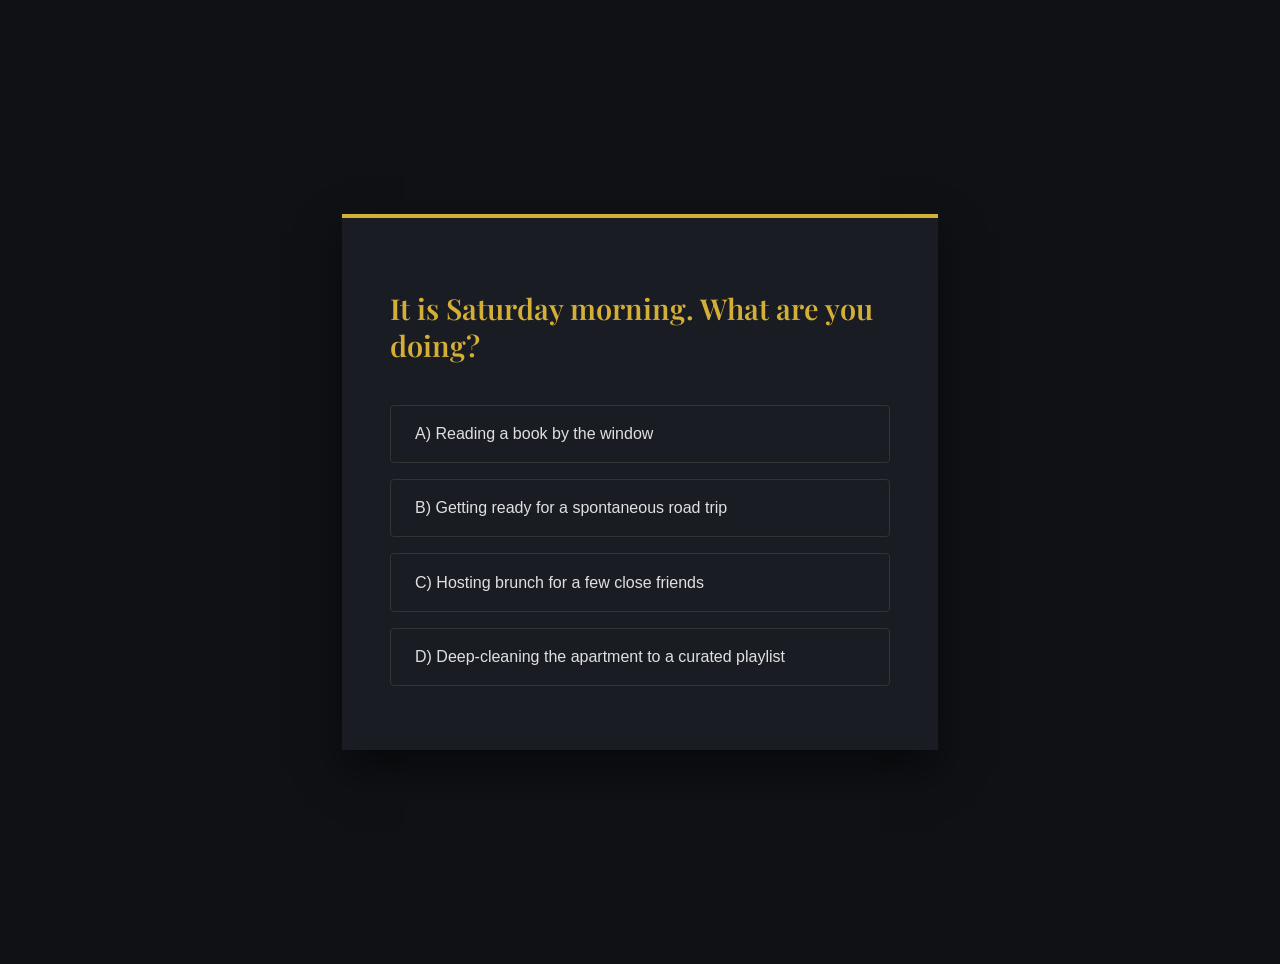
<file: style-preview-bold.html>
<!DOCTYPE html>
<html lang="en">
<head>
<meta charset="UTF-8">
<meta name="viewport" content="width=device-width, initial-scale=1.0">
<title>Bold Preview</title>
<style>
  @import url('https://fonts.googleapis.com/css2?family=Playfair+Display:ital,wght@0,600;1,600&family=Inter:wght@400;500&display=swap');
  body { font-family: 'Inter', sans-serif; background-color: #0f1115; color: #fdfbf7; margin: 0; padding: 2rem; display: flex; justify-content: center; align-items: center; min-height: 100vh; }
  .quiz-container { background: #1a1c23; padding: 3rem; border-radius: 0px; border-top: 4px solid #d4af37; max-width: 500px; width: 100%; box-shadow: 0 20px 40px rgba(0,0,0,0.5); }
  h2 { font-family: 'Playfair Display', serif; font-weight: 600; font-size: 1.8rem; margin-bottom: 2.5rem; color: #d4af37; line-height: 1.3; }
  .option { display: block; width: 100%; padding: 1.2rem 1.5rem; margin-bottom: 1rem; border: 1px solid #333; border-radius: 4px; background: transparent; color: #e0e0e0; text-align: left; font-size: 1rem; cursor: pointer; transition: all 0.2s ease; box-sizing: border-box; font-weight: 500; }
  .option:hover { border-color: #d4af37; color: #fff; background: rgba(212, 175, 55, 0.05); }
</style>
</head>
<body>
  <div class="quiz-container">
    <h2>It is Saturday morning. What are you doing?</h2>
    <button class="option">A) Reading a book by the window</button>
    <button class="option">B) Getting ready for a spontaneous road trip</button>
    <button class="option">C) Hosting brunch for a few close friends</button>
    <button class="option">D) Deep-cleaning the apartment to a curated playlist</button>
  </div>
</body>
</html>
</file>
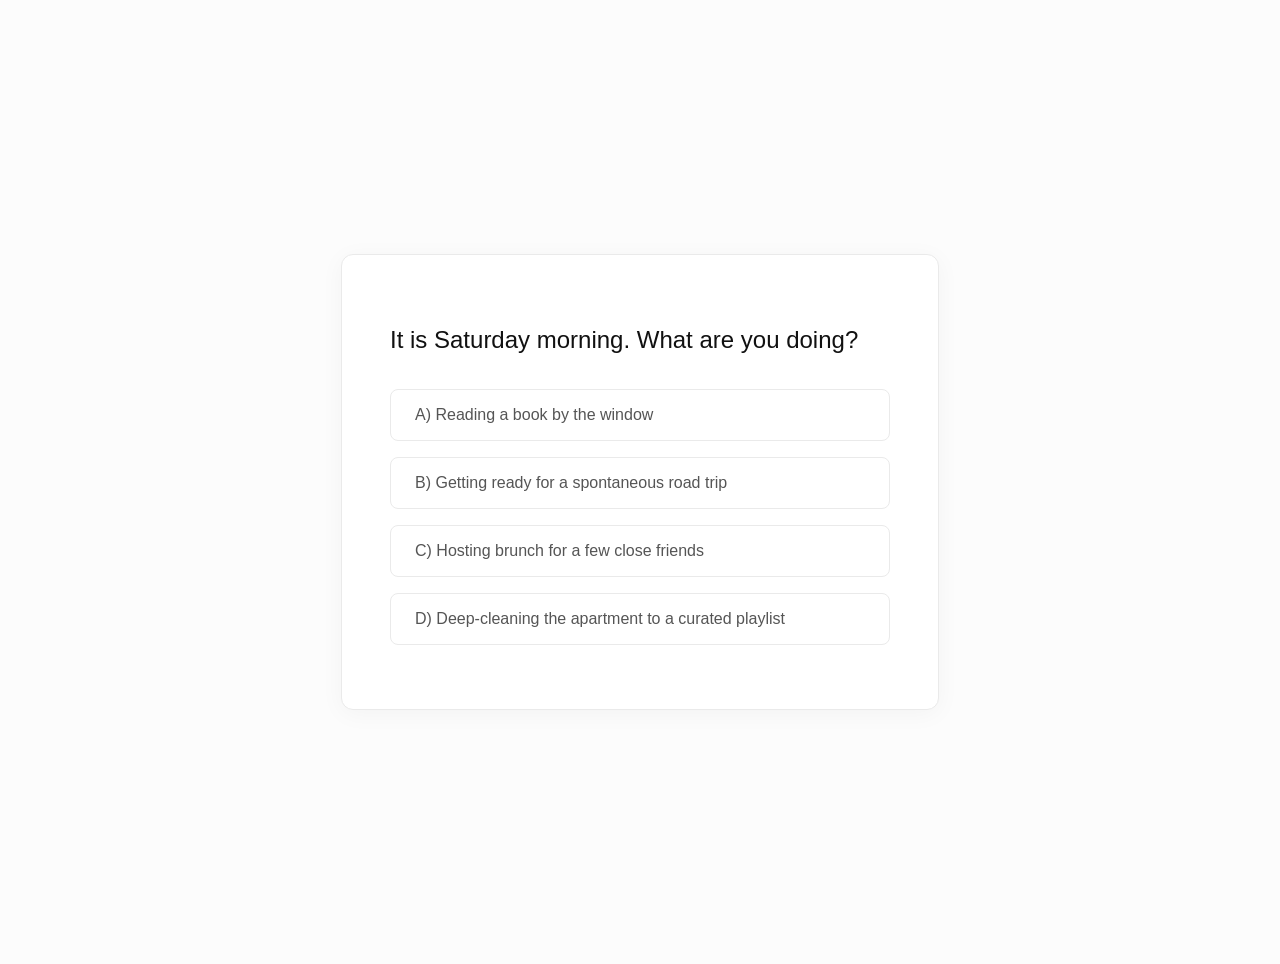
<file: style-preview-minimal.html>
<!DOCTYPE html>
<html lang="en">
<head>
<meta charset="UTF-8">
<meta name="viewport" content="width=device-width, initial-scale=1.0">
<title>Minimal Preview</title>
<style>
  body { font-family: -apple-system, BlinkMacSystemFont, "Segoe UI", Roboto, Helvetica, Arial, sans-serif; background-color: #fcfcfc; color: #333; margin: 0; padding: 2rem; display: flex; justify-content: center; align-items: center; min-height: 100vh; }
  .quiz-container { background: #fff; padding: 3rem; border-radius: 12px; box-shadow: 0 4px 24px rgba(0,0,0,0.04); max-width: 500px; width: 100%; border: 1px solid #eaeaea; }
  h2 { font-weight: 500; font-size: 1.5rem; margin-bottom: 2rem; color: #111; line-height: 1.4; }
  .option { display: block; width: 100%; padding: 1rem 1.5rem; margin-bottom: 1rem; border: 1px solid #eaeaea; border-radius: 8px; background: transparent; color: #555; text-align: left; font-size: 1rem; cursor: pointer; transition: all 0.2s ease; box-sizing: border-box; }
  .option:hover { border-color: #888; color: #111; transform: translateY(-1px); box-shadow: 0 2px 8px rgba(0,0,0,0.05); }
</style>
</head>
<body>
  <div class="quiz-container">
    <h2>It is Saturday morning. What are you doing?</h2>
    <button class="option">A) Reading a book by the window</button>
    <button class="option">B) Getting ready for a spontaneous road trip</button>
    <button class="option">C) Hosting brunch for a few close friends</button>
    <button class="option">D) Deep-cleaning the apartment to a curated playlist</button>
  </div>
</body>
</html>
</file>
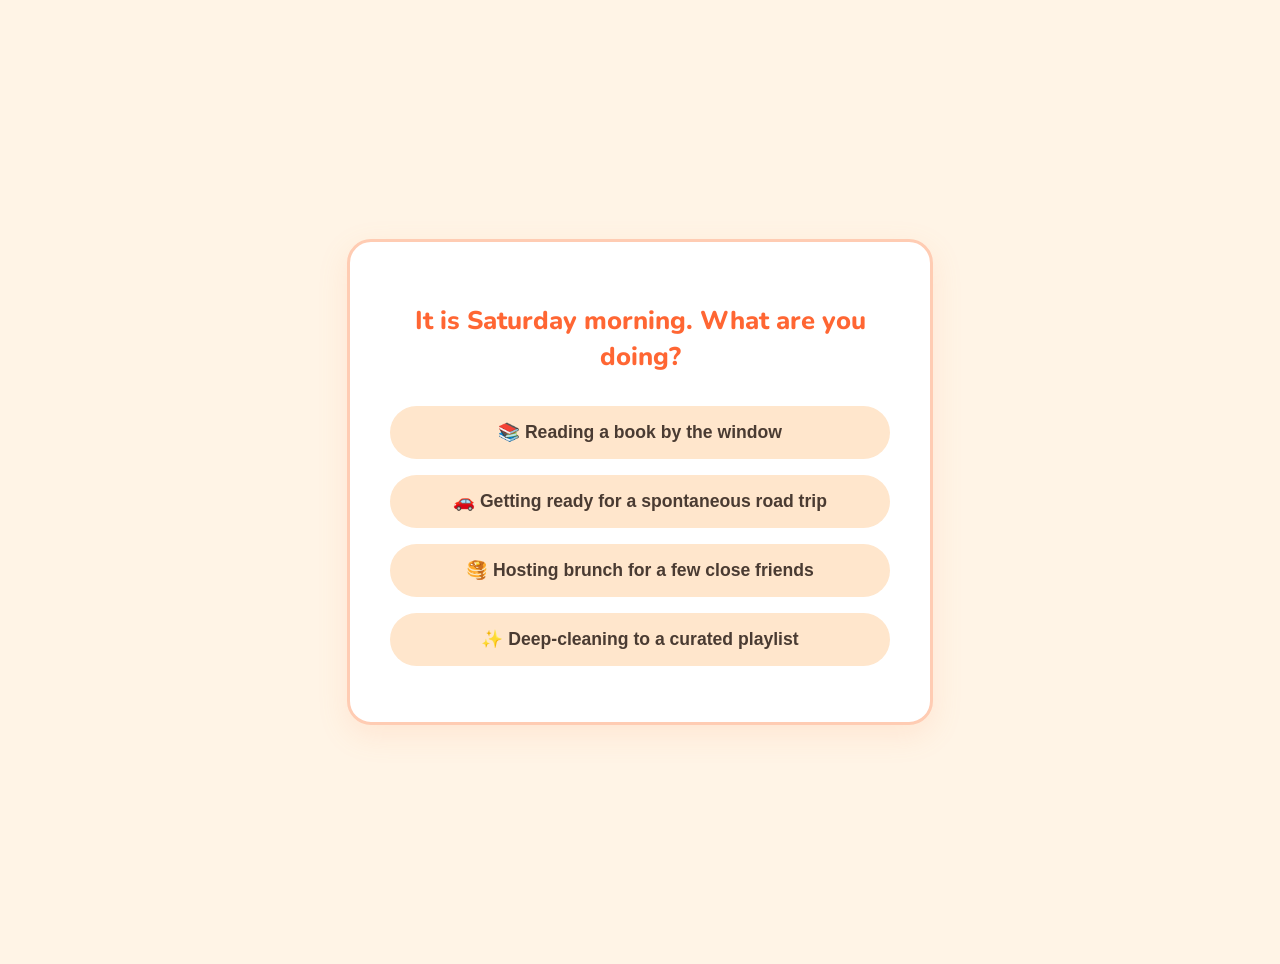
<file: style-preview-playful.html>
<!DOCTYPE html>
<html lang="en">
<head>
<meta charset="UTF-8">
<meta name="viewport" content="width=device-width, initial-scale=1.0">
<title>Playful Preview</title>
<style>
  @import url('https://fonts.googleapis.com/css2?family=Nunito:wght@600;800&display=swap');
  body { font-family: 'Nunito', sans-serif; background-color: #fff4e6; color: #4a3b32; margin: 0; padding: 2rem; display: flex; justify-content: center; align-items: center; min-height: 100vh; }
  .quiz-container { background: #ffffff; padding: 2.5rem; border-radius: 24px; max-width: 500px; width: 100%; box-shadow: 0 10px 30px rgba(255, 153, 102, 0.15); text-align: center; border: 3px solid #ffccb3; }
  h2 { font-weight: 800; font-size: 1.6rem; margin-bottom: 2rem; color: #ff6633; line-height: 1.4; }
  .option { display: block; width: 100%; padding: 1rem 1.5rem; margin-bottom: 1rem; border: none; border-radius: 99px; background: #ffe6cc; color: #4a3b32; text-align: center; font-size: 1.1rem; font-weight: 600; cursor: pointer; transition: all 0.2s cubic-bezier(0.175, 0.885, 0.32, 1.275); box-sizing: border-box; }
  .option:hover { background: #ffcc99; color: #cc4400; transform: scale(1.03); }
</style>
</head>
<body>
  <div class="quiz-container">
    <h2>It is Saturday morning. What are you doing?</h2>
    <button class="option">📚 Reading a book by the window</button>
    <button class="option">🚗 Getting ready for a spontaneous road trip</button>
    <button class="option">🥞 Hosting brunch for a few close friends</button>
    <button class="option">✨ Deep-cleaning to a curated playlist</button>
  </div>
</body>
</html>
</file>
